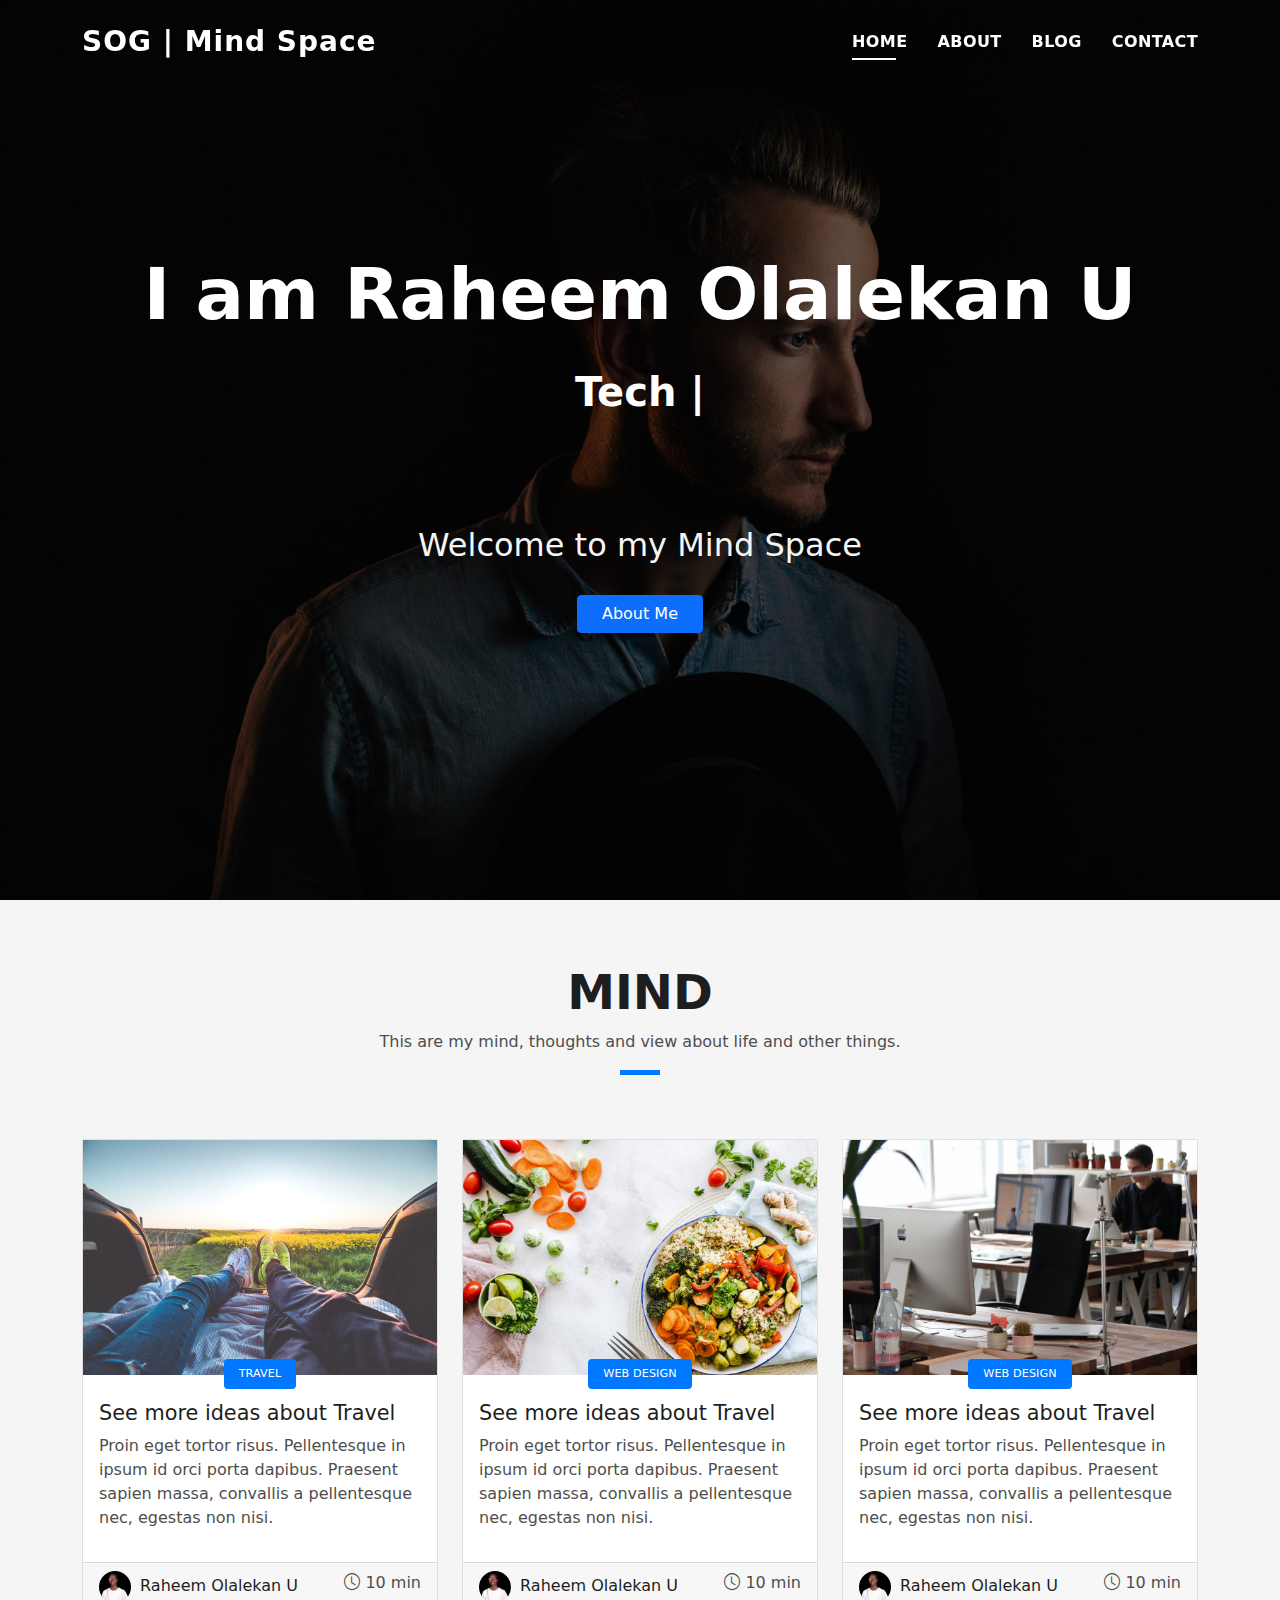
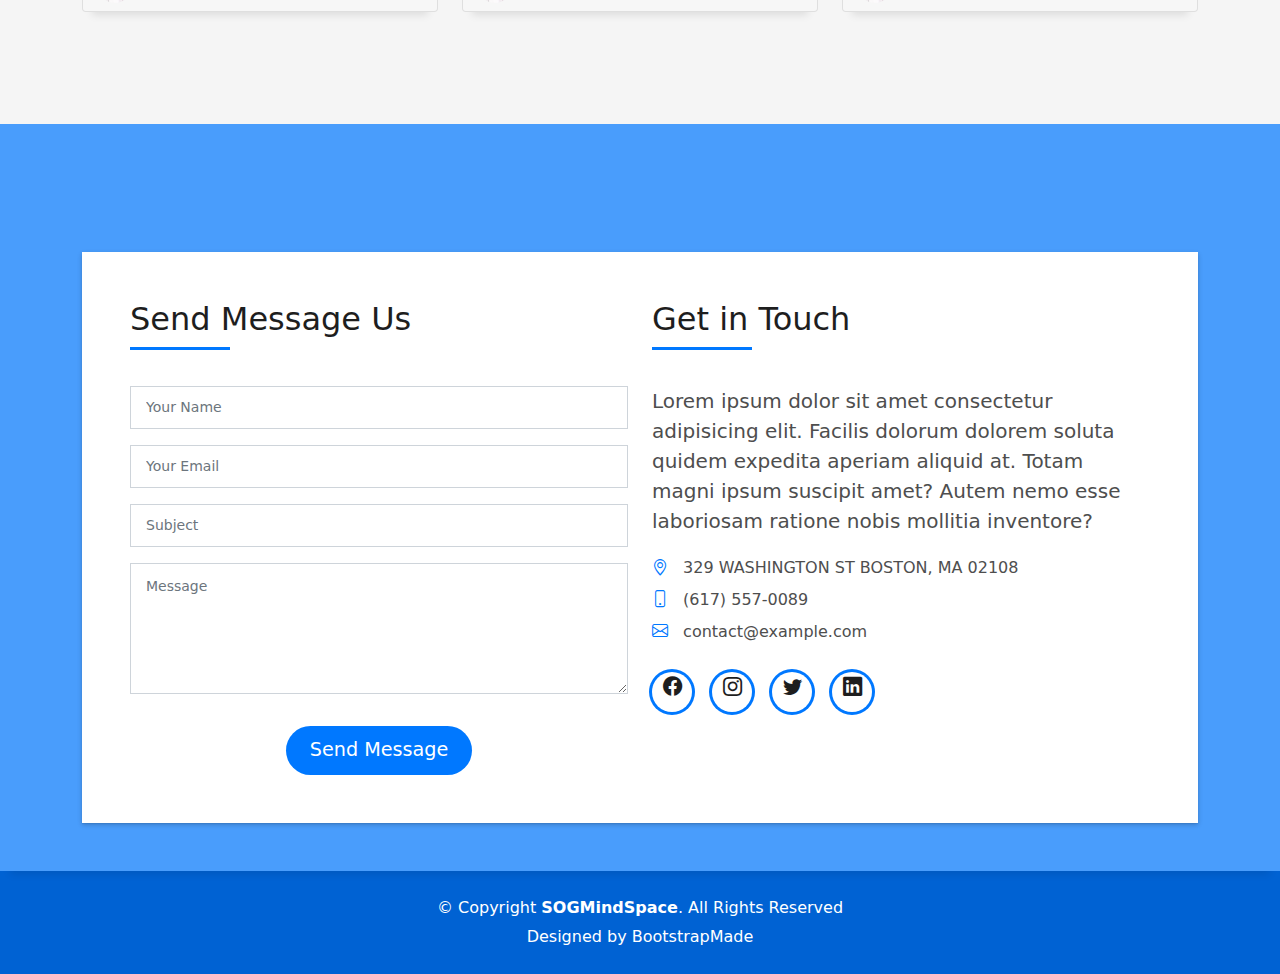
<file: index.html>
<!DOCTYPE html>
<html lang="en">
  <head>
    <meta charset="utf-8" />
    <meta content="width=device-width, initial-scale=1.0" name="viewport" />

    <title>Raheem Olalekan Usman -- Mind Space</title>
    <meta content="" name="description" />
    <meta content="" name="keywords" />

    <!-- Favicons -->
    <link href="assets/img/favicon.png" rel="icon" />
    <link href="assets/img/apple-touch-icon.png" rel="apple-touch-icon" />

    <!-- Vendor CSS Files -->
    <link
      href="assets/vendor/bootstrap/css/bootstrap.min.css"
      rel="stylesheet"
    />
    <link
      href="assets/vendor/bootstrap-icons/bootstrap-icons.css"
      rel="stylesheet"
    />
    <link
      href="assets/vendor/glightbox/css/glightbox.min.css"
      rel="stylesheet"
    />
    <link href="assets/vendor/swiper/swiper-bundle.min.css" rel="stylesheet" />

    <!-- Template Main CSS File -->
    <link href="assets/css/style.css" rel="stylesheet" />
  </head>

  <body>
    <!-- ======= Header ======= -->
    <header id="header" class="fixed-top">
      <div class="container d-flex align-items-center justify-content-between">
        <h1 class="logo"><a href="index.html">SOG | Mind Space</a></h1>
        <!-- Uncomment below if you prefer to use an image logo -->
        <!-- <a href="index.html" class="logo"><img src="assets/img/logo.png" alt="" class="img-fluid"></a>-->

        <nav id="navbar" class="navbar">
          <ul>
            <li><a class="nav-link scrollto active" href="#hero">Home</a></li>
            <li>
              <a class="nav-link scrollto" href="./about.html#about">About</a>
            </li>
            <!-- <li><a class="nav-link scrollto" href="#services">Services</a></li>
            <li><a class="nav-link scrollto" href="#work">Work</a></li> -->
            <li><a class="nav-link scrollto" href="#blog">Blog</a></li>
            <!-- <li class="dropdown">
              <a href="#"
                ><span>Drop Down</span> <i class="bi bi-chevron-down"></i
              ></a>
              <ul>
                <li><a href="#">Drop Down 1</a></li>
                <li class="dropdown">
                  <a href="#"
                    ><span>Deep Drop Down</span>
                    <i class="bi bi-chevron-right"></i
                  ></a>
                  <ul>
                    <li><a href="#">Deep Drop Down 1</a></li>
                    <li><a href="#">Deep Drop Down 2</a></li>
                    <li><a href="#">Deep Drop Down 3</a></li>
                    <li><a href="#">Deep Drop Down 4</a></li>
                    <li><a href="#">Deep Drop Down 5</a></li>
                  </ul>
                </li>
                <li><a href="#">Drop Down 2</a></li>
                <li><a href="#">Drop Down 3</a></li>
                <li><a href="#">Drop Down 4</a></li>
              </ul>
            </li> -->
            <li><a class="nav-link scrollto" href="#contact">Contact</a></li>
          </ul>
          <i class="bi bi-list mobile-nav-toggle"></i>
        </nav>
        <!-- .navbar -->
      </div>
    </header>
    <!-- End Header -->

    <!-- ======= Hero Section ======= -->
    <div
      id="hero"
      class="hero route bg-image"
      style="background-image: url(assets/img/hero-bg.jpg)"
    >
      <div class="overlay-itro"></div>
      <div class="hero-content display-table">
        <div class="table-cell">
          <div class="container">
            <!--<p class="display-6 color-d">Hello, world!</p>-->
            <h1 class="hero-title mb-4">I am Raheem Olalekan U</h1>
            <p class="hero-subtitle">
              <span
                class="typed"
                data-typed-items="Tech Educator, Android Developer, Mobile Web Specialist, Speaker"
              ></span>
            </p>

            <p class="display-6 color-d" style="margin-top: 106px">
              Welcome to my Mind Space
            </p>

            <p class="pt-3">
              <a
                class="btn btn-primary btn js-scroll px-4"
                href="./about.html#about"
                role="button"
                >About Me</a
              >
            </p>
          </div>
        </div>
      </div>
    </div>
    <!-- End Hero Section -->

    <main id="main">
      <!-- ======= Blog Section ======= -->
      <section id="blog" class="blog-mf sect-pt4 route">
        <div class="container">
          <div class="row">
            <div class="col-sm-12">
              <div class="title-box text-center">
                <h3 class="title-a">Mind</h3>
                <p class="subtitle-a">
                  This are my mind, thoughts and view about life and other
                  things.
                </p>
                <div class="line-mf"></div>
              </div>
            </div>
          </div>
          <div class="row">
            <div class="col-md-4">
              <div class="card card-blog">
                <div class="card-img">
                  <a href="blog-single.html"
                    ><img src="assets/img/post-1.jpg" alt="" class="img-fluid"
                  /></a>
                </div>
                <div class="card-body">
                  <div class="card-category-box">
                    <div class="card-category">
                      <h6 class="category">Travel</h6>
                    </div>
                  </div>
                  <h3 class="card-title">
                    <a href="blog-single.html">See more ideas about Travel</a>
                  </h3>
                  <p class="card-description">
                    Proin eget tortor risus. Pellentesque in ipsum id orci porta
                    dapibus. Praesent sapien massa, convallis a pellentesque
                    nec, egestas non nisi.
                  </p>
                </div>
                <div class="card-footer">
                  <div class="post-author">
                    <a href="#">
                      <img
                        src="assets/img/testimonial-2.jpg"
                        alt=""
                        class="avatar rounded-circle"
                      />
                      <span class="author">Raheem Olalekan U</span>
                    </a>
                  </div>
                  <div class="post-date">
                    <span class="bi bi-clock"></span> 10 min
                  </div>
                </div>
              </div>
            </div>
            <div class="col-md-4">
              <div class="card card-blog">
                <div class="card-img">
                  <a href="blog-single.html"
                    ><img src="assets/img/post-2.jpg" alt="" class="img-fluid"
                  /></a>
                </div>
                <div class="card-body">
                  <div class="card-category-box">
                    <div class="card-category">
                      <h6 class="category">Web Design</h6>
                    </div>
                  </div>
                  <h3 class="card-title">
                    <a href="blog-single.html">See more ideas about Travel</a>
                  </h3>
                  <p class="card-description">
                    Proin eget tortor risus. Pellentesque in ipsum id orci porta
                    dapibus. Praesent sapien massa, convallis a pellentesque
                    nec, egestas non nisi.
                  </p>
                </div>
                <div class="card-footer">
                  <div class="post-author">
                    <a href="#">
                      <img
                        src="assets/img/testimonial-2.jpg"
                        alt=""
                        class="avatar rounded-circle"
                      />
                      <span class="author">Raheem Olalekan U</span>
                    </a>
                  </div>
                  <div class="post-date">
                    <span class="bi bi-clock"></span> 10 min
                  </div>
                </div>
              </div>
            </div>
            <div class="col-md-4">
              <div class="card card-blog">
                <div class="card-img">
                  <a href="blog-single.html"
                    ><img src="assets/img/post-3.jpg" alt="" class="img-fluid"
                  /></a>
                </div>
                <div class="card-body">
                  <div class="card-category-box">
                    <div class="card-category">
                      <h6 class="category">Web Design</h6>
                    </div>
                  </div>
                  <h3 class="card-title">
                    <a href="blog-single.html">See more ideas about Travel</a>
                  </h3>
                  <p class="card-description">
                    Proin eget tortor risus. Pellentesque in ipsum id orci porta
                    dapibus. Praesent sapien massa, convallis a pellentesque
                    nec, egestas non nisi.
                  </p>
                </div>
                <div class="card-footer">
                  <div class="post-author">
                    <a href="#">
                      <img
                        src="assets/img/testimonial-2.jpg"
                        alt=""
                        class="avatar rounded-circle"
                      />
                      <span class="author">Raheem Olalekan U</span>
                    </a>
                  </div>
                  <div class="post-date">
                    <span class="bi bi-clock"></span> 10 min
                  </div>
                </div>
              </div>
            </div>
          </div>
        </div>
      </section>
      <!-- End Blog Section -->

      <!-- ======= Contact Section ======= -->
      <section
        id="contact"
        class="paralax-mf footer-paralax bg-image sect-mt4 route"
        style="background-image: url(assets/img/overlay-bg.jpg)"
      >
        <div class="overlay-mf"></div>
        <div class="container">
          <div class="row">
            <div class="col-sm-12">
              <div class="contact-mf">
                <div id="contact" class="box-shadow-full">
                  <div class="row">
                    <div class="col-md-6">
                      <div class="title-box-2">
                        <h5 class="title-left">Send Message Us</h5>
                      </div>
                      <div>
                        <form
                          action="forms/contact.php"
                          method="post"
                          role="form"
                          class="php-email-form"
                        >
                          <div class="row">
                            <div class="col-md-12 mb-3">
                              <div class="form-group">
                                <input
                                  type="text"
                                  name="name"
                                  class="form-control"
                                  id="name"
                                  placeholder="Your Name"
                                  required
                                />
                              </div>
                            </div>
                            <div class="col-md-12 mb-3">
                              <div class="form-group">
                                <input
                                  type="email"
                                  class="form-control"
                                  name="email"
                                  id="email"
                                  placeholder="Your Email"
                                  required
                                />
                              </div>
                            </div>
                            <div class="col-md-12 mb-3">
                              <div class="form-group">
                                <input
                                  type="text"
                                  class="form-control"
                                  name="subject"
                                  id="subject"
                                  placeholder="Subject"
                                  required
                                />
                              </div>
                            </div>
                            <div class="col-md-12">
                              <div class="form-group">
                                <textarea
                                  class="form-control"
                                  name="message"
                                  rows="5"
                                  placeholder="Message"
                                  required
                                ></textarea>
                              </div>
                            </div>
                            <div class="col-md-12 text-center my-3">
                              <div class="loading">Loading</div>
                              <div class="error-message"></div>
                              <div class="sent-message">
                                Your message has been sent. Thank you!
                              </div>
                            </div>
                            <div class="col-md-12 text-center">
                              <button
                                type="submit"
                                class="button button-a button-big button-rouded"
                              >
                                Send Message
                              </button>
                            </div>
                          </div>
                        </form>
                      </div>
                    </div>
                    <div class="col-md-6">
                      <div class="title-box-2 pt-4 pt-md-0">
                        <h5 class="title-left">Get in Touch</h5>
                      </div>
                      <div class="more-info">
                        <p class="lead">
                          Lorem ipsum dolor sit amet consectetur adipisicing
                          elit. Facilis dolorum dolorem soluta quidem expedita
                          aperiam aliquid at. Totam magni ipsum suscipit amet?
                          Autem nemo esse laboriosam ratione nobis mollitia
                          inventore?
                        </p>
                        <ul class="list-ico">
                          <li>
                            <span class="bi bi-geo-alt"></span> 329 WASHINGTON
                            ST BOSTON, MA 02108
                          </li>
                          <li>
                            <span class="bi bi-phone"></span> (617) 557-0089
                          </li>
                          <li>
                            <span class="bi bi-envelope"></span>
                            contact@example.com
                          </li>
                        </ul>
                      </div>
                      <div class="socials">
                        <ul>
                          <li>
                            <a href=""
                              ><span class="ico-circle"
                                ><i class="bi bi-facebook"></i></span
                            ></a>
                          </li>
                          <li>
                            <a href=""
                              ><span class="ico-circle"
                                ><i class="bi bi-instagram"></i></span
                            ></a>
                          </li>
                          <li>
                            <a href=""
                              ><span class="ico-circle"
                                ><i class="bi bi-twitter"></i></span
                            ></a>
                          </li>
                          <li>
                            <a href=""
                              ><span class="ico-circle"
                                ><i class="bi bi-linkedin"></i></span
                            ></a>
                          </li>
                        </ul>
                      </div>
                    </div>
                  </div>
                </div>
              </div>
            </div>
          </div>
        </div>
      </section>
      <!-- End Contact Section -->
    </main>
    <!-- End #main -->

    <!-- ======= Footer ======= -->
    <footer>
      <div class="container">
        <div class="row">
          <div class="col-sm-12">
            <div class="copyright-box">
              <p class="copyright">
                &copy; Copyright <strong>SOGMindSpace</strong>. All Rights
                Reserved
              </p>
              <div class="credits">
                <!--
              All the links in the footer should remain intact.
              You can delete the links only if you purchased the pro version.
              Licensing information: https://bootstrapmade.com/license/
              Purchase the pro version with working PHP/AJAX contact form: https://bootstrapmade.com/buy/?theme=SOGMindSpace
            -->
                Designed by
                <a href="https://bootstrapmade.com/">BootstrapMade</a>
              </div>
            </div>
          </div>
        </div>
      </div>
    </footer>
    <!-- End  Footer -->

    <div id="preloader"></div>
    <a
      href="#"
      class="back-to-top d-flex align-items-center justify-content-center"
      ><i class="bi bi-arrow-up-short"></i
    ></a>

    <!-- Vendor JS Files -->
    <script src="assets/vendor/bootstrap/js/bootstrap.bundle.min.js"></script>
    <script src="assets/vendor/glightbox/js/glightbox.min.js"></script>
    <script src="assets/vendor/php-email-form/validate.js"></script>
    <script src="assets/vendor/purecounter/purecounter.js"></script>
    <script src="assets/vendor/swiper/swiper-bundle.min.js"></script>
    <script src="assets/vendor/typed.js/typed.min.js"></script>

    <!-- Template Main JS File -->
    <script src="assets/js/main.js"></script>
  </body>
</html>
</file>
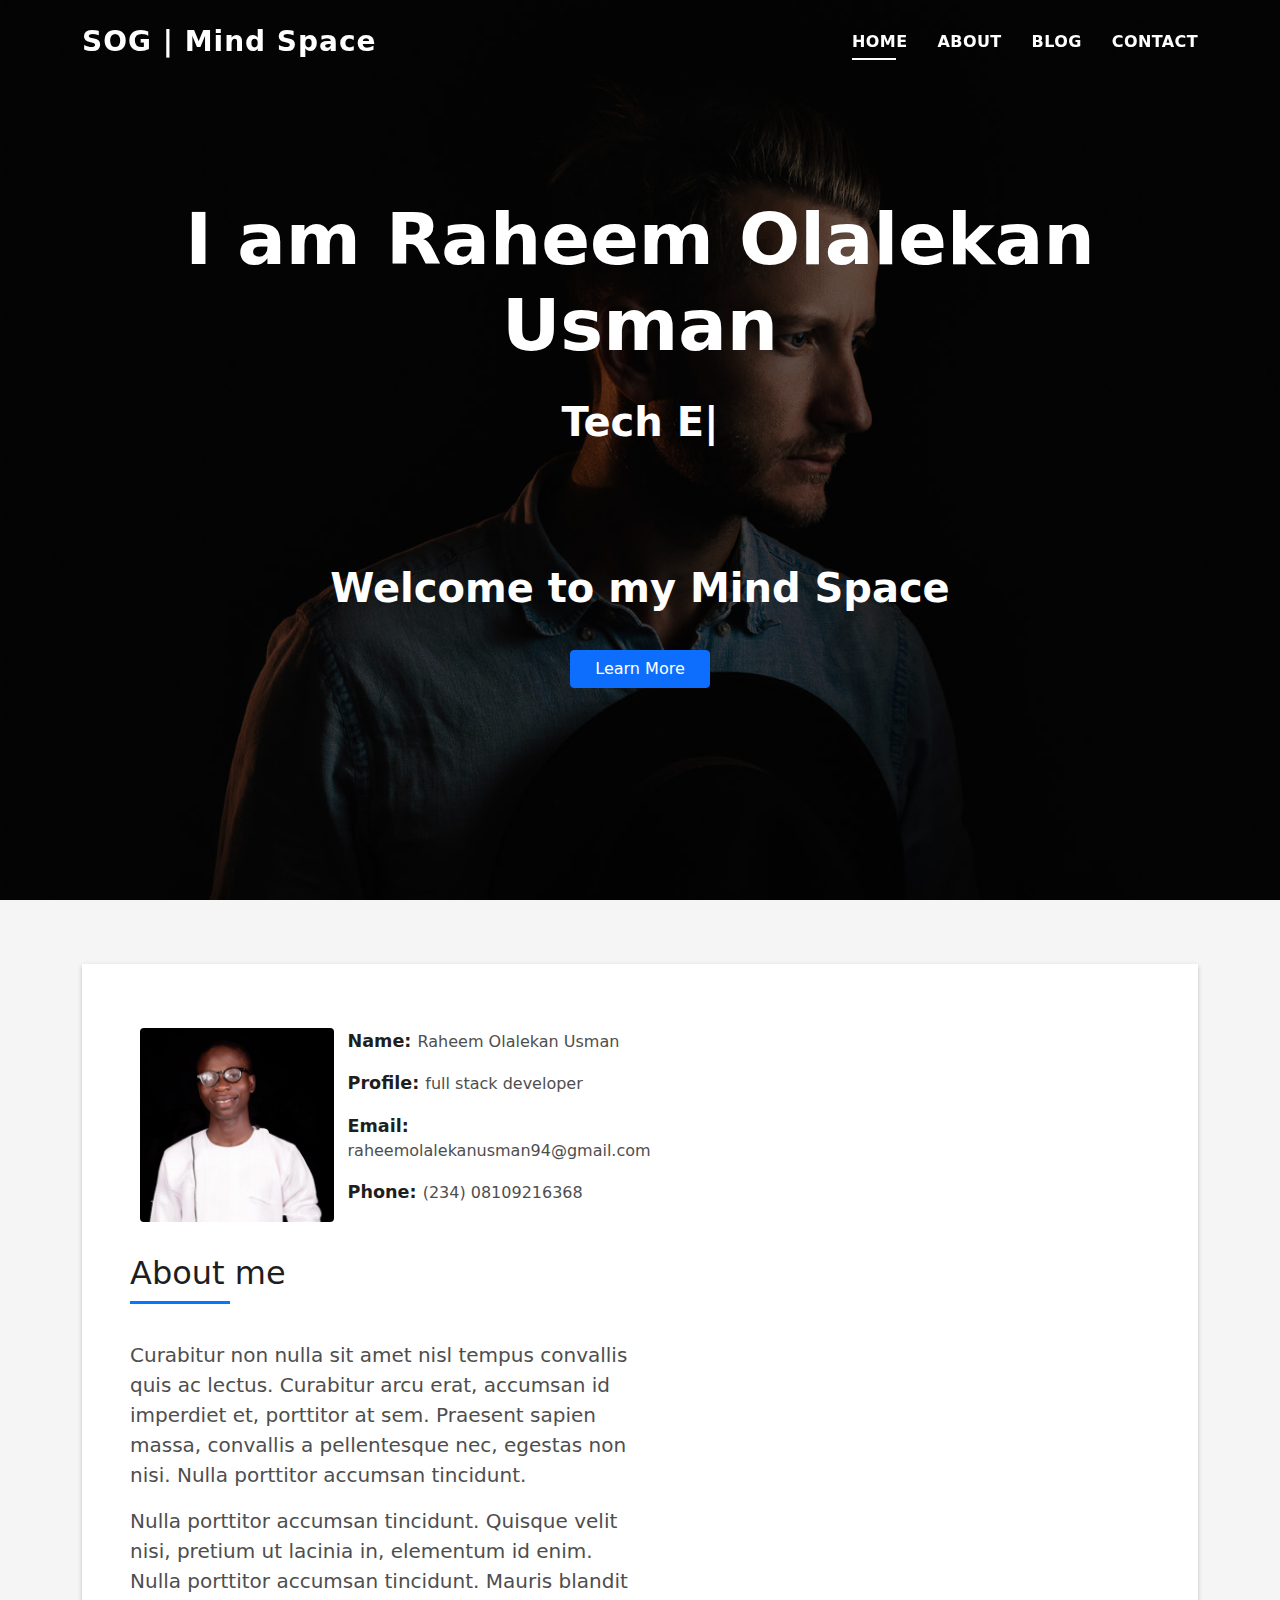
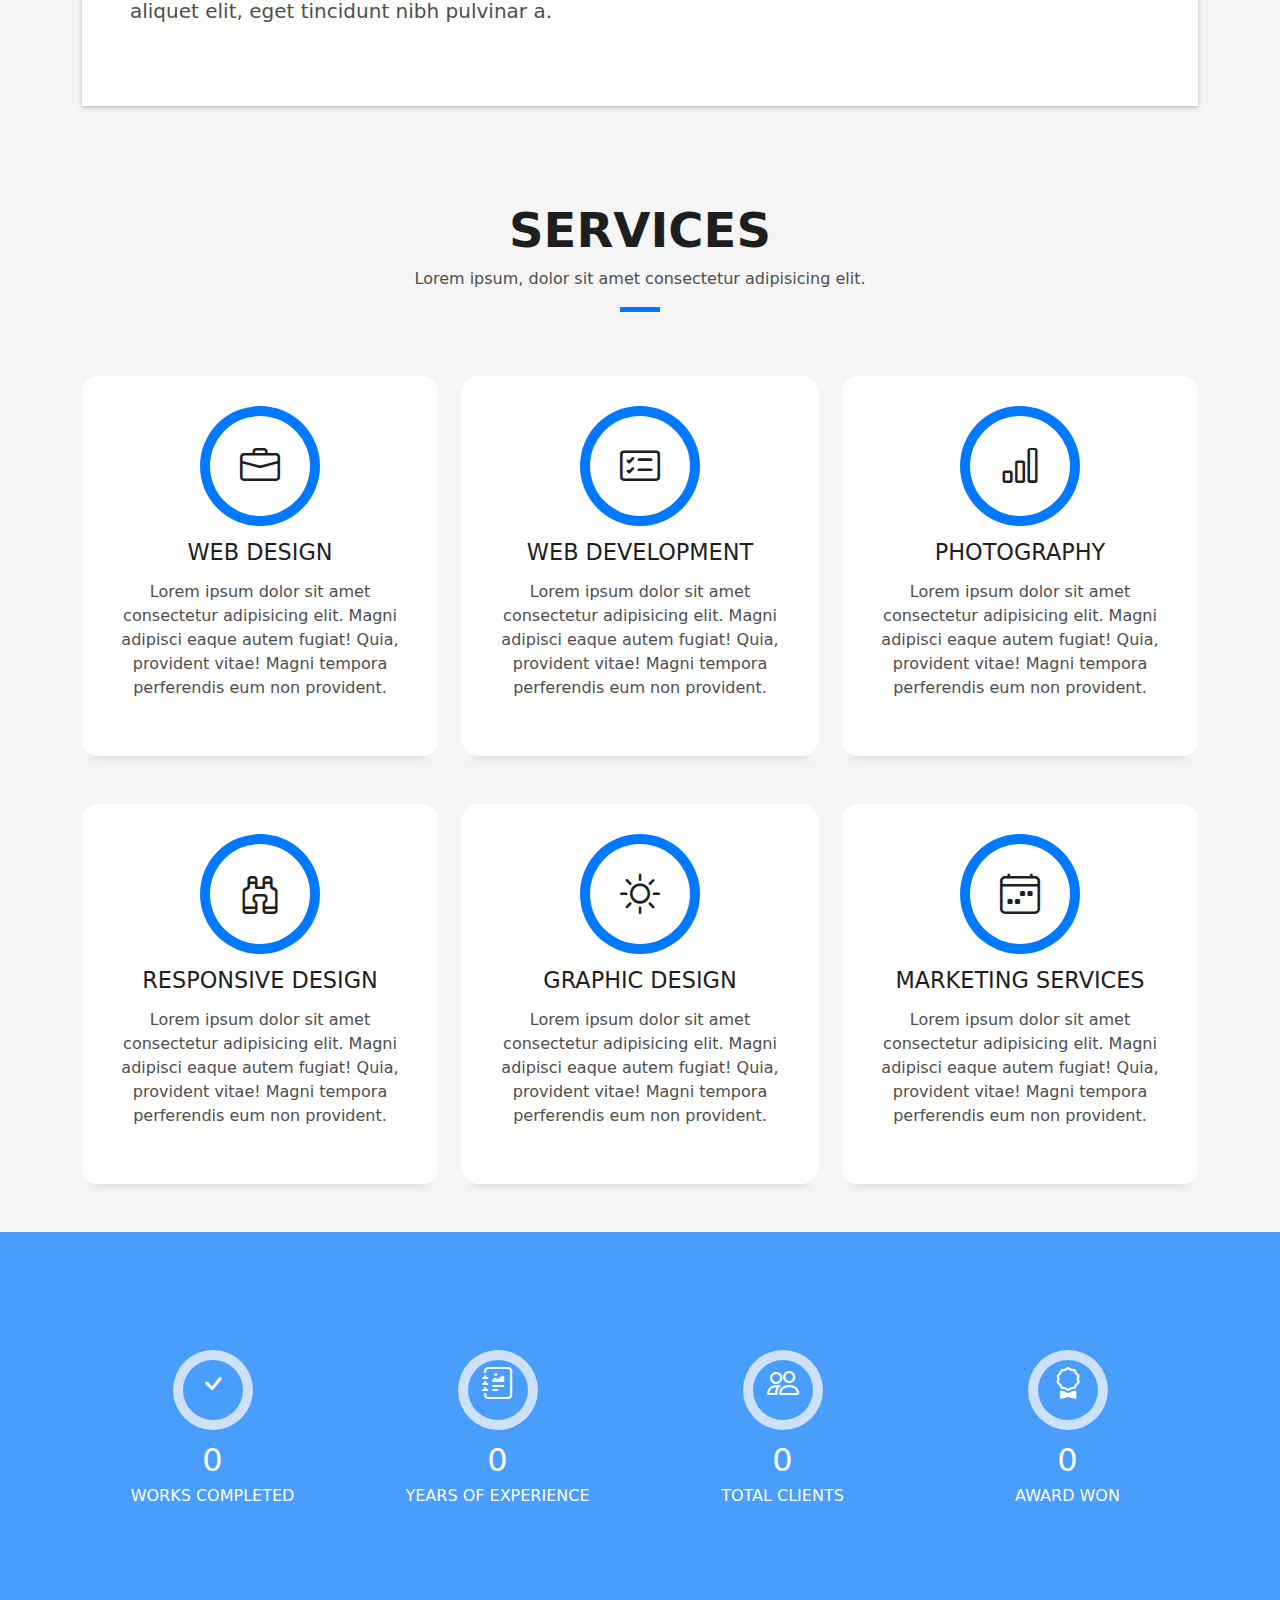
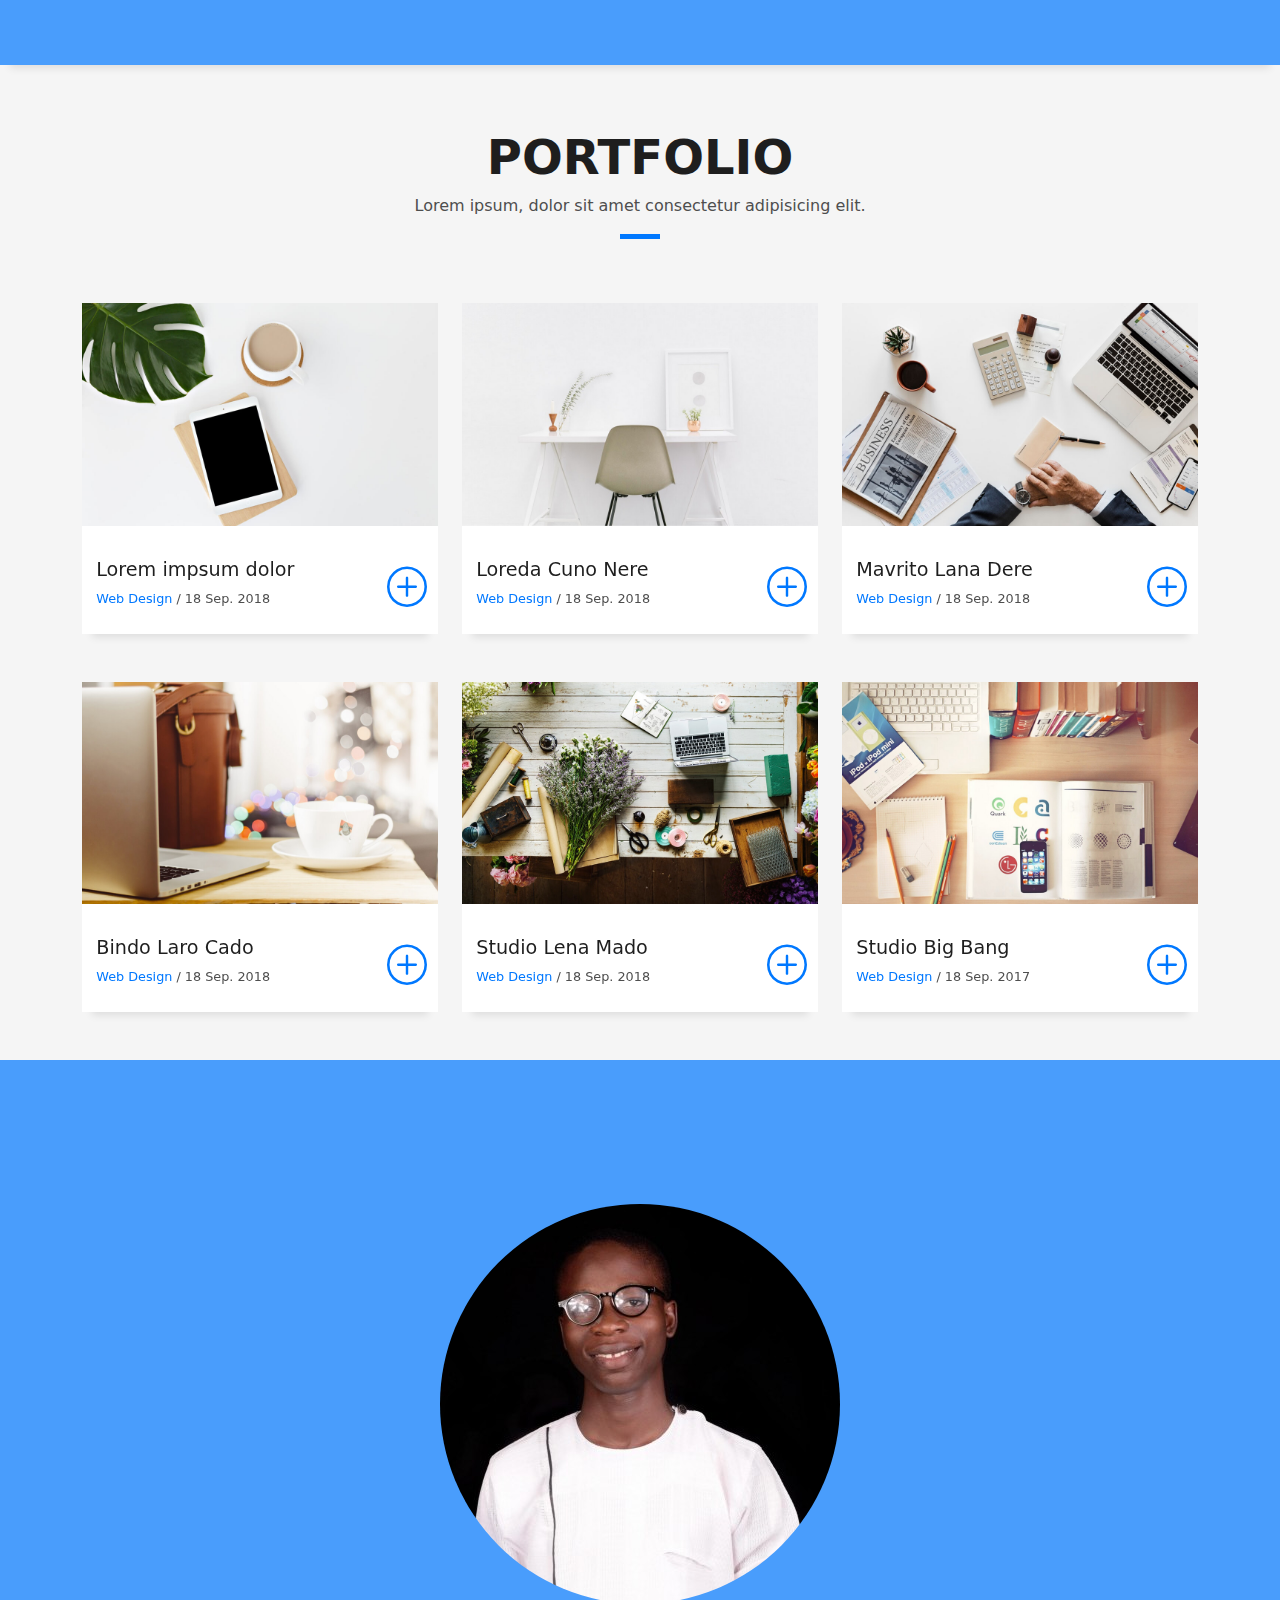
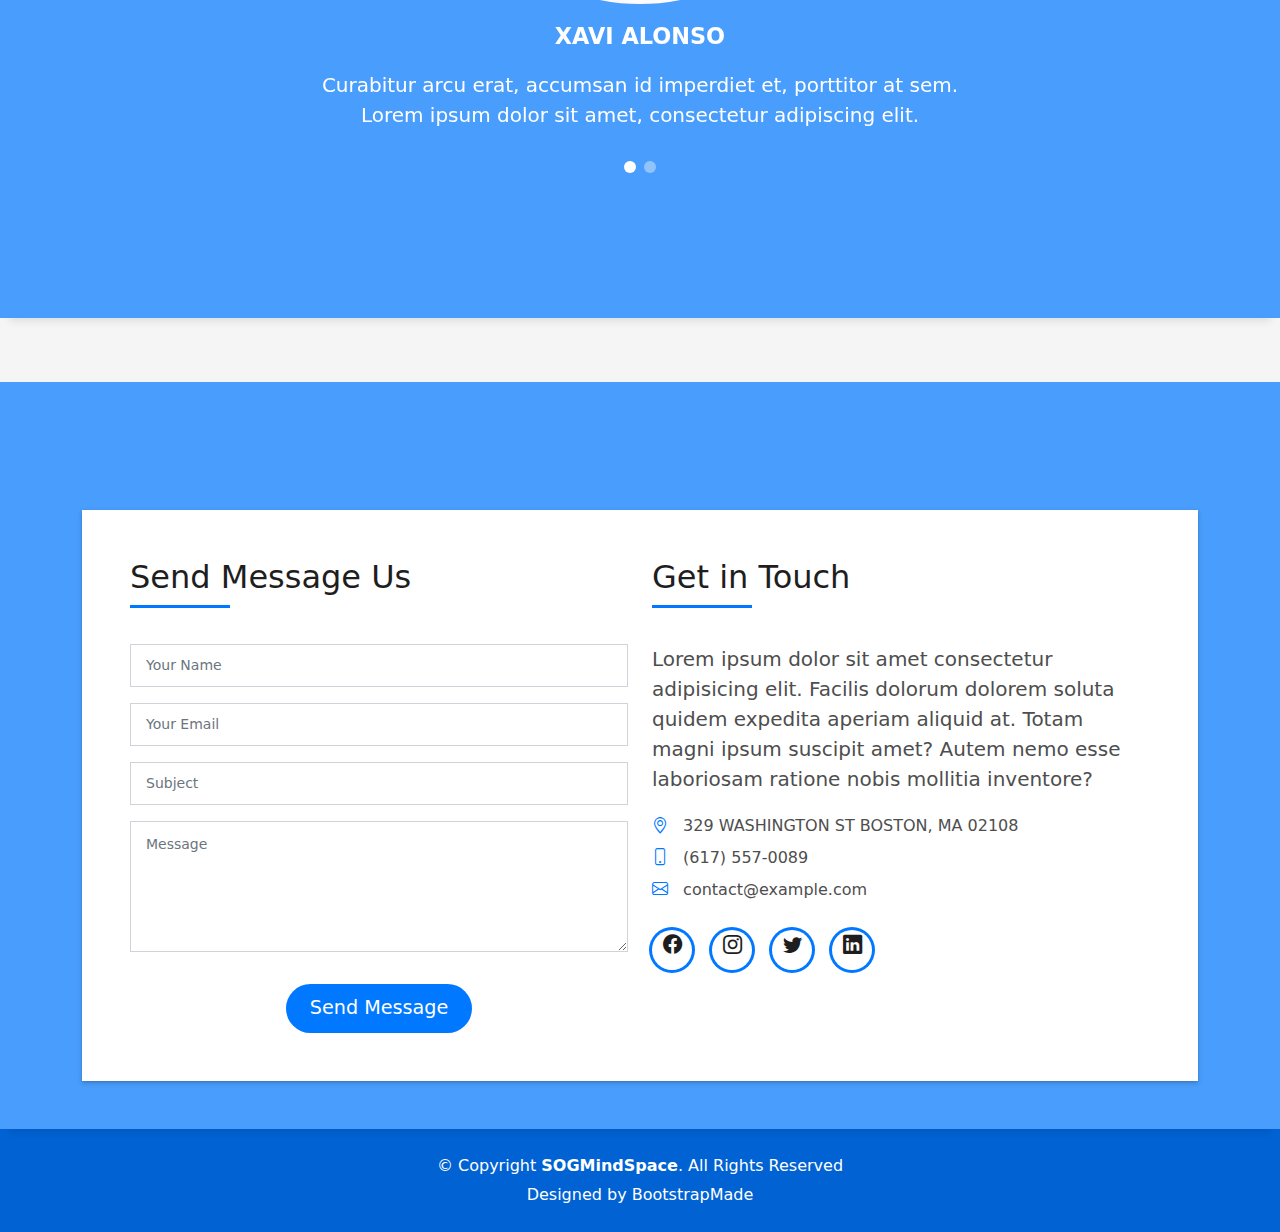
<file: about.html>
<!DOCTYPE html>
<html lang="en">
  <head>
    <meta charset="utf-8" />
    <meta content="width=device-width, initial-scale=1.0" name="viewport" />

    <title>Raheem Olalekan Usman -- Mind Space</title>
    <meta content="" name="description" />
    <meta content="" name="keywords" />

    <!-- Favicons -->
    <link href="assets/img/favicon.png" rel="icon" />
    <link href="assets/img/apple-touch-icon.png" rel="apple-touch-icon" />

    <!-- Vendor CSS Files -->
    <link
      href="assets/vendor/bootstrap/css/bootstrap.min.css"
      rel="stylesheet"
    />
    <link
      href="assets/vendor/bootstrap-icons/bootstrap-icons.css"
      rel="stylesheet"
    />
    <link
      href="assets/vendor/glightbox/css/glightbox.min.css"
      rel="stylesheet"
    />
    <link href="assets/vendor/swiper/swiper-bundle.min.css" rel="stylesheet" />

    <!-- Template Main CSS File -->
    <link href="assets/css/style.css" rel="stylesheet" />
  </head>

  <body>
    <!-- ======= Header ======= -->
    <header id="header" class="fixed-top">
      <div class="container d-flex align-items-center justify-content-between">
        <h1 class="logo"><a href="index.html">SOG | Mind Space</a></h1>
        <!-- Uncomment below if you prefer to use an image logo -->
        <!-- <a href="index.html" class="logo"><img src="assets/img/logo.png" alt="" class="img-fluid"></a>-->

        <nav id="navbar" class="navbar">
          <ul>
            <li><a class="nav-link scrollto active" href="#hero">Home</a></li>
            <li><a class="nav-link scrollto" href="#about">About</a></li>
            <!-- <li><a class="nav-link scrollto" href="#services">Services</a></li>
            <li><a class="nav-link scrollto" href="#work">Work</a></li> -->
            <li><a class="nav-link scrollto" href="#blog">Blog</a></li>
            <!-- <li class="dropdown">
              <a href="#"
                ><span>Drop Down</span> <i class="bi bi-chevron-down"></i
              ></a>
              <ul>
                <li><a href="#">Drop Down 1</a></li>
                <li class="dropdown">
                  <a href="#"
                    ><span>Deep Drop Down</span>
                    <i class="bi bi-chevron-right"></i
                  ></a>
                  <ul>
                    <li><a href="#">Deep Drop Down 1</a></li>
                    <li><a href="#">Deep Drop Down 2</a></li>
                    <li><a href="#">Deep Drop Down 3</a></li>
                    <li><a href="#">Deep Drop Down 4</a></li>
                    <li><a href="#">Deep Drop Down 5</a></li>
                  </ul>
                </li>
                <li><a href="#">Drop Down 2</a></li>
                <li><a href="#">Drop Down 3</a></li>
                <li><a href="#">Drop Down 4</a></li>
              </ul>
            </li> -->
            <li><a class="nav-link scrollto" href="#contact">Contact</a></li>
          </ul>
          <i class="bi bi-list mobile-nav-toggle"></i>
        </nav>
        <!-- .navbar -->
      </div>
    </header>
    <!-- End Header -->

    <!-- ======= Hero Section ======= -->
    <div
      id="hero"
      class="hero route bg-image"
      style="background-image: url(assets/img/hero-bg.jpg)"
    >
      <div class="overlay-itro"></div>
      <div class="hero-content display-table">
        <div class="table-cell">
          <div class="container">
            <!--<p class="display-6 color-d">Hello, world!</p>-->
            <h1 class="hero-title mb-4">I am Raheem Olalekan Usman</h1>
            <p class="hero-subtitle">
              <span
                class="typed"
                data-typed-items="Tech Educator, Android Developer, Mobile Web Specialist, Speaker"
              ></span>
            </p>

            <p class="hero-subtitle" style="margin-top: 106px">
              Welcome to my Mind Space
            </p>

            <p class="pt-3">
              <a
                class="btn btn-primary btn js-scroll px-4"
                href="#about"
                role="button"
                >Learn More</a
              >
            </p>
          </div>
        </div>
      </div>
    </div>
    <!-- End Hero Section -->

    <main id="main">
      <!-- ======= About Section ======= -->
      <section id="about" class="about-mf sect-pt4 route">
        <div class="container">
          <div class="row">
            <div class="col-sm-12">
              <div class="box-shadow-full">
                <div class="row">
                  <div class="col-md-6">
                    <div class="row">
                      <div class="col-sm-6 col-md-5">
                        <div class="about-img">
                          <img
                            src="assets/img/testimonial-2.jpg"
                            class="img-fluid rounded b-shadow-a"
                            alt=""
                          />
                        </div>
                      </div>
                      <div class="col-sm-6 col-md-7">
                        <div class="about-info">
                          <p>
                            <span class="title-s">Name: </span>
                            <span>Raheem Olalekan Usman</span>
                          </p>
                          <p>
                            <span class="title-s">Profile: </span>
                            <span>full stack developer</span>
                          </p>
                          <p>
                            <span class="title-s">Email: </span>
                            <span>raheemolalekanusman94@gmail.com</span>
                          </p>
                          <p>
                            <span class="title-s">Phone: </span>
                            <span>(234) 08109216368</span>
                          </p>
                        </div>
                      </div>
                    </div>

                    <div class="about-me pt-4 pt-md-0">
                      <div class="title-box-2">
                        <h5 class="title-left">About me</h5>
                      </div>
                      <p class="lead">
                        Curabitur non nulla sit amet nisl tempus convallis quis
                        ac lectus. Curabitur arcu erat, accumsan id imperdiet
                        et, porttitor at sem. Praesent sapien massa, convallis a
                        pellentesque nec, egestas non nisi. Nulla porttitor
                        accumsan tincidunt.
                      </p>
                      <p class="lead">
                        Nulla porttitor accumsan tincidunt. Quisque velit nisi,
                        pretium ut lacinia in, elementum id enim. Nulla
                        porttitor accumsan tincidunt. Mauris blandit aliquet
                        elit, eget tincidunt nibh pulvinar a.
                      </p>
                    </div>
                  </div>
                </div>
              </div>
            </div>
          </div>
        </div>
      </section>
      <!-- End About Section -->

      <!-- ======= Services Section ======= -->
      <section id="services" class="services-mf pt-5 route">
        <div class="container">
          <div class="row">
            <div class="col-sm-12">
              <div class="title-box text-center">
                <h3 class="title-a">Services</h3>
                <p class="subtitle-a">
                  Lorem ipsum, dolor sit amet consectetur adipisicing elit.
                </p>
                <div class="line-mf"></div>
              </div>
            </div>
          </div>
          <div class="row">
            <div class="col-md-4">
              <div class="service-box">
                <div class="service-ico">
                  <span class="ico-circle"
                    ><i class="bi bi-briefcase"></i
                  ></span>
                </div>
                <div class="service-content">
                  <h2 class="s-title">Web Design</h2>
                  <p class="s-description text-center">
                    Lorem ipsum dolor sit amet consectetur adipisicing elit.
                    Magni adipisci eaque autem fugiat! Quia, provident vitae!
                    Magni tempora perferendis eum non provident.
                  </p>
                </div>
              </div>
            </div>
            <div class="col-md-4">
              <div class="service-box">
                <div class="service-ico">
                  <span class="ico-circle"
                    ><i class="bi bi-card-checklist"></i
                  ></span>
                </div>
                <div class="service-content">
                  <h2 class="s-title">Web Development</h2>
                  <p class="s-description text-center">
                    Lorem ipsum dolor sit amet consectetur adipisicing elit.
                    Magni adipisci eaque autem fugiat! Quia, provident vitae!
                    Magni tempora perferendis eum non provident.
                  </p>
                </div>
              </div>
            </div>
            <div class="col-md-4">
              <div class="service-box">
                <div class="service-ico">
                  <span class="ico-circle"
                    ><i class="bi bi-bar-chart"></i
                  ></span>
                </div>
                <div class="service-content">
                  <h2 class="s-title">Photography</h2>
                  <p class="s-description text-center">
                    Lorem ipsum dolor sit amet consectetur adipisicing elit.
                    Magni adipisci eaque autem fugiat! Quia, provident vitae!
                    Magni tempora perferendis eum non provident.
                  </p>
                </div>
              </div>
            </div>
            <div class="col-md-4">
              <div class="service-box">
                <div class="service-ico">
                  <span class="ico-circle"
                    ><i class="bi bi-binoculars"></i
                  ></span>
                </div>
                <div class="service-content">
                  <h2 class="s-title">Responsive Design</h2>
                  <p class="s-description text-center">
                    Lorem ipsum dolor sit amet consectetur adipisicing elit.
                    Magni adipisci eaque autem fugiat! Quia, provident vitae!
                    Magni tempora perferendis eum non provident.
                  </p>
                </div>
              </div>
            </div>
            <div class="col-md-4">
              <div class="service-box">
                <div class="service-ico">
                  <span class="ico-circle"
                    ><i class="bi bi-brightness-high"></i
                  ></span>
                </div>
                <div class="service-content">
                  <h2 class="s-title">Graphic Design</h2>
                  <p class="s-description text-center">
                    Lorem ipsum dolor sit amet consectetur adipisicing elit.
                    Magni adipisci eaque autem fugiat! Quia, provident vitae!
                    Magni tempora perferendis eum non provident.
                  </p>
                </div>
              </div>
            </div>
            <div class="col-md-4">
              <div class="service-box">
                <div class="service-ico">
                  <span class="ico-circle"
                    ><i class="bi bi-calendar4-week"></i
                  ></span>
                </div>
                <div class="service-content">
                  <h2 class="s-title">Marketing Services</h2>
                  <p class="s-description text-center">
                    Lorem ipsum dolor sit amet consectetur adipisicing elit.
                    Magni adipisci eaque autem fugiat! Quia, provident vitae!
                    Magni tempora perferendis eum non provident.
                  </p>
                </div>
              </div>
            </div>
          </div>
        </div>
      </section>
      <!-- End Services Section -->

      <!-- ======= Counter Section ======= -->
      <div
        class="section-counter paralax-mf bg-image"
        style="background-image: url(assets/img/counters-bg.jpg)"
      >
        <div class="overlay-mf"></div>
        <div class="container position-relative">
          <div class="row">
            <div class="col-sm-3 col-lg-3">
              <div class="counter-box counter-box pt-4 pt-md-0">
                <div class="counter-ico">
                  <span class="ico-circle"><i class="bi bi-check"></i></span>
                </div>
                <div class="counter-num">
                  <p
                    data-purecounter-start="0"
                    data-purecounter-end="450"
                    data-purecounter-duration="1"
                    class="counter purecounter"
                  ></p>
                  <span class="counter-text">WORKS COMPLETED</span>
                </div>
              </div>
            </div>
            <div class="col-sm-3 col-lg-3">
              <div class="counter-box pt-4 pt-md-0">
                <div class="counter-ico">
                  <span class="ico-circle"
                    ><i class="bi bi-journal-richtext"></i
                  ></span>
                </div>
                <div class="counter-num">
                  <p
                    data-purecounter-start="0"
                    data-purecounter-end="25"
                    data-purecounter-duration="1"
                    class="counter purecounter"
                  ></p>
                  <span class="counter-text">YEARS OF EXPERIENCE</span>
                </div>
              </div>
            </div>
            <div class="col-sm-3 col-lg-3">
              <div class="counter-box pt-4 pt-md-0">
                <div class="counter-ico">
                  <span class="ico-circle"><i class="bi bi-people"></i></span>
                </div>
                <div class="counter-num">
                  <p
                    data-purecounter-start="0"
                    data-purecounter-end="550"
                    data-purecounter-duration="1"
                    class="counter purecounter"
                  ></p>
                  <span class="counter-text">TOTAL CLIENTS</span>
                </div>
              </div>
            </div>
            <div class="col-sm-3 col-lg-3">
              <div class="counter-box pt-4 pt-md-0">
                <div class="counter-ico">
                  <span class="ico-circle"><i class="bi bi-award"></i></span>
                </div>
                <div class="counter-num">
                  <p
                    data-purecounter-start="0"
                    data-purecounter-end="48"
                    data-purecounter-duration="1"
                    class="counter purecounter"
                  ></p>
                  <span class="counter-text">AWARD WON</span>
                </div>
              </div>
            </div>
          </div>
        </div>
      </div>
      <!-- End Counter Section -->

      <!-- ======= Portfolio Section ======= -->
      <section id="work" class="portfolio-mf sect-pt4 route">
        <div class="container">
          <div class="row">
            <div class="col-sm-12">
              <div class="title-box text-center">
                <h3 class="title-a">Portfolio</h3>
                <p class="subtitle-a">
                  Lorem ipsum, dolor sit amet consectetur adipisicing elit.
                </p>
                <div class="line-mf"></div>
              </div>
            </div>
          </div>
          <div class="row">
            <div class="col-md-4">
              <div class="work-box">
                <a
                  href="assets/img/work-1.jpg"
                  data-gallery="portfolioGallery"
                  class="portfolio-lightbox"
                >
                  <div class="work-img">
                    <img src="assets/img/work-1.jpg" alt="" class="img-fluid" />
                  </div>
                </a>
                <div class="work-content">
                  <div class="row">
                    <div class="col-sm-8">
                      <h2 class="w-title">Lorem impsum dolor</h2>
                      <div class="w-more">
                        <span class="w-ctegory">Web Design</span> /
                        <span class="w-date">18 Sep. 2018</span>
                      </div>
                    </div>
                    <div class="col-sm-4">
                      <div class="w-like">
                        <a href="portfolio-details.html">
                          <span class="bi bi-plus-circle"></span
                        ></a>
                      </div>
                    </div>
                  </div>
                </div>
              </div>
            </div>
            <div class="col-md-4">
              <div class="work-box">
                <a
                  href="assets/img/work-2.jpg"
                  data-gallery="portfolioGallery"
                  class="portfolio-lightbox"
                >
                  <div class="work-img">
                    <img src="assets/img/work-2.jpg" alt="" class="img-fluid" />
                  </div>
                </a>
                <div class="work-content">
                  <div class="row">
                    <div class="col-sm-8">
                      <h2 class="w-title">Loreda Cuno Nere</h2>
                      <div class="w-more">
                        <span class="w-ctegory">Web Design</span> /
                        <span class="w-date">18 Sep. 2018</span>
                      </div>
                    </div>
                    <div class="col-sm-4">
                      <div class="w-like">
                        <a href="portfolio-details.html">
                          <span class="bi bi-plus-circle"></span
                        ></a>
                      </div>
                    </div>
                  </div>
                </div>
              </div>
            </div>
            <div class="col-md-4">
              <div class="work-box">
                <a
                  href="assets/img/work-3.jpg"
                  data-gallery="portfolioGallery"
                  class="portfolio-lightbox"
                >
                  <div class="work-img">
                    <img src="assets/img/work-3.jpg" alt="" class="img-fluid" />
                  </div>
                </a>
                <div class="work-content">
                  <div class="row">
                    <div class="col-sm-8">
                      <h2 class="w-title">Mavrito Lana Dere</h2>
                      <div class="w-more">
                        <span class="w-ctegory">Web Design</span> /
                        <span class="w-date">18 Sep. 2018</span>
                      </div>
                    </div>
                    <div class="col-sm-4">
                      <div class="w-like">
                        <a href="portfolio-details.html">
                          <span class="bi bi-plus-circle"></span
                        ></a>
                      </div>
                    </div>
                  </div>
                </div>
              </div>
            </div>
            <div class="col-md-4">
              <div class="work-box">
                <a
                  href="assets/img/work-4.jpg"
                  data-gallery="portfolioGallery"
                  class="portfolio-lightbox"
                >
                  <div class="work-img">
                    <img src="assets/img/work-4.jpg" alt="" class="img-fluid" />
                  </div>
                </a>
                <div class="work-content">
                  <div class="row">
                    <div class="col-sm-8">
                      <h2 class="w-title">Bindo Laro Cado</h2>
                      <div class="w-more">
                        <span class="w-ctegory">Web Design</span> /
                        <span class="w-date">18 Sep. 2018</span>
                      </div>
                    </div>
                    <div class="col-sm-4">
                      <div class="w-like">
                        <a href="portfolio-details.html">
                          <span class="bi bi-plus-circle"></span
                        ></a>
                      </div>
                    </div>
                  </div>
                </div>
              </div>
            </div>
            <div class="col-md-4">
              <div class="work-box">
                <a
                  href="assets/img/work-5.jpg"
                  data-gallery="portfolioGallery"
                  class="portfolio-lightbox"
                >
                  <div class="work-img">
                    <img src="assets/img/work-5.jpg" alt="" class="img-fluid" />
                  </div>
                </a>
                <div class="work-content">
                  <div class="row">
                    <div class="col-sm-8">
                      <h2 class="w-title">Studio Lena Mado</h2>
                      <div class="w-more">
                        <span class="w-ctegory">Web Design</span> /
                        <span class="w-date">18 Sep. 2018</span>
                      </div>
                    </div>
                    <div class="col-sm-4">
                      <div class="w-like">
                        <a href="portfolio-details.html">
                          <span class="bi bi-plus-circle"></span
                        ></a>
                      </div>
                    </div>
                  </div>
                </div>
              </div>
            </div>
            <div class="col-md-4">
              <div class="work-box">
                <a
                  href="assets/img/work-6.jpg"
                  data-gallery="portfolioGallery"
                  class="portfolio-lightbox"
                >
                  <div class="work-img">
                    <img src="assets/img/work-6.jpg" alt="" class="img-fluid" />
                  </div>
                </a>
                <div class="work-content">
                  <div class="row">
                    <div class="col-sm-8">
                      <h2 class="w-title">Studio Big Bang</h2>
                      <div class="w-more">
                        <span class="w-ctegory">Web Design</span> /
                        <span class="w-date">18 Sep. 2017</span>
                      </div>
                    </div>
                    <div class="col-sm-4">
                      <div class="w-like">
                        <a href="portfolio-details.html">
                          <span class="bi bi-plus-circle"></span
                        ></a>
                      </div>
                    </div>
                  </div>
                </div>
              </div>
            </div>
          </div>
        </div>
      </section>
      <!-- End Portfolio Section -->

      <!-- ======= Testimonials Section ======= -->
      <div
        class="testimonials paralax-mf bg-image"
        style="background-image: url(assets/img/overlay-bg.jpg)"
      >
        <div class="overlay-mf"></div>
        <div class="container">
          <div class="row">
            <div class="col-md-12">
              <div
                class="testimonials-slider swiper-container"
                data-aos="fade-up"
                data-aos-delay="100"
              >
                <div class="swiper-wrapper">
                  <div class="swiper-slide">
                    <div class="testimonial-box">
                      <div class="author-test">
                        <img
                          src="assets/img/testimonial-2.jpg"
                          alt=""
                          class="rounded-circle b-shadow-a"
                        />
                        <span class="author">Xavi Alonso</span>
                      </div>
                      <div class="content-test">
                        <p class="description lead">
                          Curabitur arcu erat, accumsan id imperdiet et,
                          porttitor at sem. Lorem ipsum dolor sit amet,
                          consectetur adipiscing elit.
                        </p>
                      </div>
                    </div>
                  </div>
                  <!-- End testimonial item -->

                  <div class="swiper-slide">
                    <div class="testimonial-box">
                      <div class="author-test">
                        <img
                          src="assets/img/testimonial-4.jpg"
                          alt=""
                          class="rounded-circle b-shadow-a"
                        />
                        <span class="author">Marta Socrate</span>
                      </div>
                      <div class="content-test">
                        <p class="description lead">
                          Curabitur arcu erat, accumsan id imperdiet et,
                          porttitor at sem. Lorem ipsum dolor sit amet,
                          consectetur adipiscing elit.
                        </p>
                      </div>
                    </div>
                  </div>
                  <!-- End testimonial item -->
                </div>
                <div class="swiper-pagination"></div>
              </div>

              <!-- <div id="testimonial-mf" class="owl-carousel owl-theme">
          
        </div> -->
            </div>
          </div>
        </div>
      </div>
      <!-- End Testimonials Section -->

      <!-- ======= Contact Section ======= -->
      <section
        id="contact"
        class="paralax-mf footer-paralax bg-image sect-mt4 route"
        style="background-image: url(assets/img/overlay-bg.jpg)"
      >
        <div class="overlay-mf"></div>
        <div class="container">
          <div class="row">
            <div class="col-sm-12">
              <div class="contact-mf">
                <div id="contact" class="box-shadow-full">
                  <div class="row">
                    <div class="col-md-6">
                      <div class="title-box-2">
                        <h5 class="title-left">Send Message Us</h5>
                      </div>
                      <div>
                        <form
                          action="forms/contact.php"
                          method="post"
                          role="form"
                          class="php-email-form"
                        >
                          <div class="row">
                            <div class="col-md-12 mb-3">
                              <div class="form-group">
                                <input
                                  type="text"
                                  name="name"
                                  class="form-control"
                                  id="name"
                                  placeholder="Your Name"
                                  required
                                />
                              </div>
                            </div>
                            <div class="col-md-12 mb-3">
                              <div class="form-group">
                                <input
                                  type="email"
                                  class="form-control"
                                  name="email"
                                  id="email"
                                  placeholder="Your Email"
                                  required
                                />
                              </div>
                            </div>
                            <div class="col-md-12 mb-3">
                              <div class="form-group">
                                <input
                                  type="text"
                                  class="form-control"
                                  name="subject"
                                  id="subject"
                                  placeholder="Subject"
                                  required
                                />
                              </div>
                            </div>
                            <div class="col-md-12">
                              <div class="form-group">
                                <textarea
                                  class="form-control"
                                  name="message"
                                  rows="5"
                                  placeholder="Message"
                                  required
                                ></textarea>
                              </div>
                            </div>
                            <div class="col-md-12 text-center my-3">
                              <div class="loading">Loading</div>
                              <div class="error-message"></div>
                              <div class="sent-message">
                                Your message has been sent. Thank you!
                              </div>
                            </div>
                            <div class="col-md-12 text-center">
                              <button
                                type="submit"
                                class="button button-a button-big button-rouded"
                              >
                                Send Message
                              </button>
                            </div>
                          </div>
                        </form>
                      </div>
                    </div>
                    <div class="col-md-6">
                      <div class="title-box-2 pt-4 pt-md-0">
                        <h5 class="title-left">Get in Touch</h5>
                      </div>
                      <div class="more-info">
                        <p class="lead">
                          Lorem ipsum dolor sit amet consectetur adipisicing
                          elit. Facilis dolorum dolorem soluta quidem expedita
                          aperiam aliquid at. Totam magni ipsum suscipit amet?
                          Autem nemo esse laboriosam ratione nobis mollitia
                          inventore?
                        </p>
                        <ul class="list-ico">
                          <li>
                            <span class="bi bi-geo-alt"></span> 329 WASHINGTON
                            ST BOSTON, MA 02108
                          </li>
                          <li>
                            <span class="bi bi-phone"></span> (617) 557-0089
                          </li>
                          <li>
                            <span class="bi bi-envelope"></span>
                            contact@example.com
                          </li>
                        </ul>
                      </div>
                      <div class="socials">
                        <ul>
                          <li>
                            <a href=""
                              ><span class="ico-circle"
                                ><i class="bi bi-facebook"></i></span
                            ></a>
                          </li>
                          <li>
                            <a href=""
                              ><span class="ico-circle"
                                ><i class="bi bi-instagram"></i></span
                            ></a>
                          </li>
                          <li>
                            <a href=""
                              ><span class="ico-circle"
                                ><i class="bi bi-twitter"></i></span
                            ></a>
                          </li>
                          <li>
                            <a href=""
                              ><span class="ico-circle"
                                ><i class="bi bi-linkedin"></i></span
                            ></a>
                          </li>
                        </ul>
                      </div>
                    </div>
                  </div>
                </div>
              </div>
            </div>
          </div>
        </div>
      </section>
      <!-- End Contact Section -->
    </main>
    <!-- End #main -->

    <!-- ======= Footer ======= -->
    <footer>
      <div class="container">
        <div class="row">
          <div class="col-sm-12">
            <div class="copyright-box">
              <p class="copyright">
                &copy; Copyright <strong>SOGMindSpace</strong>. All Rights
                Reserved
              </p>
              <div class="credits">
                <!--
              All the links in the footer should remain intact.
              You can delete the links only if you purchased the pro version.
              Licensing information: https://bootstrapmade.com/license/
              Purchase the pro version with working PHP/AJAX contact form: https://bootstrapmade.com/buy/?theme=SOGMindSpace
            -->
                Designed by
                <a href="https://bootstrapmade.com/">BootstrapMade</a>
              </div>
            </div>
          </div>
        </div>
      </div>
    </footer>
    <!-- End  Footer -->

    <div id="preloader"></div>
    <a
      href="#"
      class="back-to-top d-flex align-items-center justify-content-center"
      ><i class="bi bi-arrow-up-short"></i
    ></a>

    <!-- Vendor JS Files -->
    <script src="assets/vendor/bootstrap/js/bootstrap.bundle.min.js"></script>
    <script src="assets/vendor/glightbox/js/glightbox.min.js"></script>
    <script src="assets/vendor/php-email-form/validate.js"></script>
    <script src="assets/vendor/purecounter/purecounter.js"></script>
    <script src="assets/vendor/swiper/swiper-bundle.min.js"></script>
    <script src="assets/vendor/typed.js/typed.min.js"></script>

    <!-- Template Main JS File -->
    <script src="assets/js/main.js"></script>
  </body>
</html>
</file>
<file: assets/css/style.css>
body {
  background-color: #f5f5f5;
  color: #4e4e4e;
}

h1,
h2,
h3,
h4,
h5,
h6 {
  color: #1e1e1e;
}

a {
  color: #1e1e1e;
  text-decoration: none;
  transition: all 0.5s ease-in-out;
}

a:hover {
  color: #0078ff;
  text-decoration: none;
  transition: all 0.5s ease-in-out;
}

.p-r {
  position: relative;
}

.color-a {
  text-decoration: none;
  color: #0078ff;
}

.color-d {
  color: #f5f5f5;
}

.color-text-a {
  text-decoration: none;
  color: #4e4e4e;
}

.box-shadow,
.paralax-mf,
.service-box,
.work-box,
.card-blog {
  box-shadow: 0 13px 8px -10px rgba(0, 0, 0, 0.1);
}

.box-shadow-a,
.button:hover {
  text-decoration: none;
  box-shadow: 0 0 0 4px #cde1f8;
}

.display-5 {
  font-size: 2.5rem;
  font-weight: 300;
  line-height: 1.1;
}

.display-6 {
  font-size: 2rem;
  font-weight: 300;
  line-height: 1.1;
}

.avatar {
  width: 32px;
  height: 32px;
  margin-right: 4px;
  overflow: hidden;
}

.bg-image {
  background-repeat: no-repeat;
  background-attachment: fixed;
  background-size: cover;
  background-position: center center;
}

@media (max-width: 1024px) {
  .bg-image {
    background-attachment: scroll;
  }
}

.overlay-mf {
  background-color: #0078ff;
}

.overlay-mf {
  position: absolute;
  top: 0;
  left: 0px;
  padding: 0;
  height: 100%;
  width: 100%;
  opacity: 0.7;
}

.paralax-mf {
  position: relative;
  padding: 8rem 0;
}

.display-table {
  width: 100%;
  height: 100%;
  display: table;
}

.table-cell {
  display: table-cell;
  vertical-align: middle;
}

/*--/ Sections /--*/
.sect-4 {
  padding: 4rem 0;
}

.sect-pt4 {
  padding-top: 4rem;
}

.sect-mt4 {
  margin-top: 4rem;
}

/*--/ Title s /--*/
.title-s {
  font-weight: 600;
  color: #1e1e1e;
  font-size: 1.1rem;
}

/*--/ Title A /--*/
.title-box {
  margin-bottom: 4rem;
}

.title-a {
  text-decoration: none;
  font-size: 3rem;
  font-weight: bold;
  text-transform: uppercase;
}

.subtitle-a {
  text-decoration: none;
  color: #4e4e4e;
}

.line-mf {
  width: 40px;
  height: 5px;
  background-color: #0078ff;
  margin: 0 auto;
}

/*--/ Title Left /--*/
.title-box-2 {
  margin-bottom: 3rem;
}

.title-left {
  font-size: 2rem;
  position: relative;
}

.title-left:before {
  content: "";
  position: absolute;
  height: 3px;
  background-color: #0078ff;
  width: 100px;
  bottom: -12px;
}

/*------/ Box /------*/
.box-pl2 {
  padding-left: 2rem;
}

.box-shadow-full {
  padding: 3rem 1.25rem;
  position: relative;
  background-color: #fff;
  margin-bottom: 3rem;
  z-index: 2;
  box-shadow: 0 1px 1px 0 rgba(0, 0, 0, 0.06), 0 2px 5px 0 rgba(0, 0, 0, 0.2);
}

@media (min-width: 768px) {
  .box-shadow-full {
    padding: 3rem;
  }
}

/*------/ Socials /------*/
.socials {
  padding: 1.5rem 0;
}

.socials ul li {
  display: inline-block;
}

.socials .ico-circle {
  height: 40px;
  width: 40px;
  font-size: 1.2rem;
  border-radius: 50%;
  line-height: 1.6;
  margin: 0 15px 0 0;
  box-shadow: 0 0 0 3px #0078ff;
  transition: all 500ms ease;
}

.socials .ico-circle:hover {
  background-color: #0078ff;
  color: #fff;
  box-shadow: 0 0 0 3px #cde1f8;
  transition: all 500ms ease;
}

/*------/ Ul resect /------*/
.ul-resect,
.socials ul,
.list-ico,
.blog-wrapper .post-meta ul,
.box-comments .list-comments,
.widget-sidebar .list-sidebar,
.widget-tags ul {
  list-style: none;
  padding-left: 0;
  margin-bottom: 0;
}

.list-ico {
  line-height: 2;
}

.list-ico span {
  color: #0078ff;
  margin-right: 10px;
}

/*------/ Ico Circle /------*/
.ico-circle {
  height: 100px;
  width: 100px;
  font-size: 2rem;
  border-radius: 50%;
  line-height: 1.55;
  margin: 0 auto;
  text-align: center;
  box-shadow: 0 0 0 10px #0078ff;
  display: block;
}

/*------/ Owl Carousel /------*/
.owl-theme .owl-dots {
  text-align: center;
  margin-top: 18px;
}

.owl-theme .owl-dots .owl-dot {
  display: inline-block;
}

.owl-theme .owl-dots .owl-dot span {
  width: 18px;
  height: 7px;
  margin: 5px 5px;
  background: #cde1f8;
  border: 0px solid #cde1f8;
  display: block;
  transition: all 0.6s ease-in-out;
  cursor: pointer;
}

.owl-theme .owl-dots .owl-dot:hover span {
  background-color: #cde1f8;
}

.owl-theme .owl-dots .owl-dot.active span {
  background-color: #1b1b1b;
  width: 25px;
}

/*--/ Scrolltop s /--*/
.scrolltop-mf {
  position: relative;
  display: none;
}

.scrolltop-mf span {
  z-index: 999;
  position: fixed;
  width: 42px;
  height: 42px;
  background-color: #0078ff;
  opacity: 0.7;
  font-size: 1.6rem;
  line-height: 1.5;
  text-align: center;
  color: #fff;
  top: auto;
  left: auto;
  right: 30px;
  bottom: 50px;
  cursor: pointer;
  border-radius: 50%;
}

/*--------------------------------------------------------------
# Back to top button
--------------------------------------------------------------*/
.back-to-top {
  position: fixed;
  visibility: hidden;
  opacity: 0;
  right: 15px;
  bottom: 15px;
  z-index: 996;
  background: #0078ff;
  width: 40px;
  height: 40px;
  border-radius: 50px;
  transition: all 0.4s;
}

.back-to-top i {
  font-size: 28px;
  color: #fff;
  line-height: 0;
}

.back-to-top:hover {
  background: #298eff;
  color: #fff;
}

.back-to-top.active {
  visibility: visible;
  opacity: 1;
}

/*------/ Prelaoder /------*/
#preloader {
  position: fixed;
  top: 0;
  left: 0;
  right: 0;
  bottom: 0;
  z-index: 9999;
  overflow: hidden;
  background: #fff;
}

#preloader:before {
  content: "";
  position: fixed;
  top: calc(50% - 30px);
  left: calc(50% - 30px);
  border: 6px solid #f2f2f2;
  border-top: 6px solid #0078ff;
  border-radius: 50%;
  width: 60px;
  height: 60px;
  -webkit-animation: animate-preloader 1s linear infinite;
  animation: animate-preloader 1s linear infinite;
}

@-webkit-keyframes animate-preloader {
  0% {
    transform: rotate(0deg);
  }
  100% {
    transform: rotate(360deg);
  }
}

@keyframes animate-preloader {
  0% {
    transform: rotate(0deg);
  }
  100% {
    transform: rotate(360deg);
  }
}

/*------/ Button /------*/
.button {
  display: inline-block;
  padding: 0.3rem 0.6rem;
  text-align: center;
  vertical-align: middle;
  -webkit-user-select: none;
  -moz-user-select: none;
  user-select: none;
  font-size: 1rem;
  border-radius: 0.3rem;
  border: 1px solid transparent;
  transition: all 500ms ease;
  cursor: pointer;
}

.button:focus {
  outline: 0;
}

.button:hover {
  background-color: #0062d3;
  color: #fff;
  transition: all 500ms ease;
}

.button-a {
  text-decoration: none;
  background-color: #0078ff;
  color: #fff;
  border-color: #cde1f8;
}

.button-big {
  padding: 0.9rem 2.3rem;
  font-size: 1.2rem;
}

.button-rouded {
  border-radius: 5rem;
}

.btn-lg {
  padding: 0.5rem 1rem;
  font-size: 1.25rem;
  line-height: 1.5;
  border-radius: 0.3rem;
}

/*--------------------------------------------------------------
# Header
--------------------------------------------------------------*/
#header {
  transition: all 0.5s;
  z-index: 997;
  padding: 20px 0;
}

#header .logo {
  font-size: 28px;
  margin: 0;
  padding: 0;
  font-weight: 600;
  letter-spacing: 1px;
}

#header .logo a {
  color: #fff;
}

#header .logo img {
  max-height: 40px;
}

#header.header-scrolled {
  background: rgba(0, 0, 0, 0.9);
  padding: 12px 0;
}

/*--------------------------------------------------------------
# Navigation Menu
--------------------------------------------------------------*/
/**
* Desktop Navigation 
*/
.navbar {
  padding: 0;
}

.navbar ul {
  margin: 0;
  padding: 0;
  display: flex;
  list-style: none;
  align-items: center;
}

.navbar li {
  position: relative;
}

.navbar > ul > li {
  white-space: nowrap;
  padding: 10px 0 10px 30px;
}

.navbar a,
.navbar a:focus {
  display: flex;
  align-items: center;
  justify-content: space-between;
  color: #fff;
  font-size: 16px;
  font-weight: 600;
  padding: 0;
  white-space: nowrap;
  transition: 0.3s;
  letter-spacing: 0.4px;
  position: relative;
  text-transform: uppercase;
}

.navbar a i,
.navbar a:focus i {
  font-size: 12px;
  line-height: 0;
  margin-left: 5px;
}

.navbar > ul > li > a:before {
  content: "";
  position: absolute;
  width: 100%;
  height: 2px;
  bottom: -6px;
  left: 0;
  width: 0;
  background-color: #fff;
  visibility: hidden;
  transition: all 0.3s ease-in-out 0s;
}

.navbar a:hover:before,
.navbar li:hover > a:before,
.navbar .active:before {
  visibility: visible;
  width: 80%;
}

.navbar a:hover,
.navbar .active,
.navbar .active:focus,
.navbar li:hover > a {
  color: #fff;
}

.navbar .dropdown ul {
  display: block;
  position: absolute;
  left: 30px;
  top: calc(100% + 30px);
  margin: 0;
  padding: 10px 0;
  z-index: 99;
  opacity: 0;
  visibility: hidden;
  background: #fff;
  box-shadow: 0px 0px 30px rgba(127, 137, 161, 0.25);
  transition: 0.3s;
}

.navbar .dropdown ul li {
  min-width: 200px;
}

.navbar .dropdown ul a {
  padding: 10px 20px;
  font-size: 14px;
  text-transform: none;
  color: #4e4e4e;
}

.navbar .dropdown ul a i {
  font-size: 12px;
}

.navbar .dropdown ul a:hover,
.navbar .dropdown ul .active:hover,
.navbar .dropdown ul li:hover > a {
  color: #0078ff;
}

.navbar .dropdown:hover > ul {
  opacity: 1;
  top: 100%;
  visibility: visible;
}

.navbar .dropdown .dropdown ul {
  top: 0;
  left: calc(100% - 30px);
  visibility: hidden;
}

.navbar .dropdown .dropdown:hover > ul {
  opacity: 1;
  top: 0;
  left: 100%;
  visibility: visible;
}

@media (max-width: 1366px) {
  .navbar .dropdown .dropdown ul {
    left: -90%;
  }
  .navbar .dropdown .dropdown:hover > ul {
    left: -100%;
  }
}

/**
* Mobile Navigation 
*/
.mobile-nav-toggle {
  color: #fff;
  font-size: 28px;
  cursor: pointer;
  display: none;
  line-height: 0;
  transition: 0.5s;
}

@media (max-width: 991px) {
  .mobile-nav-toggle {
    display: block;
  }
  .navbar ul {
    display: none;
  }
}

.navbar-mobile {
  position: fixed;
  overflow: hidden;
  top: 0;
  right: 0;
  left: 0;
  bottom: 0;
  background: rgba(78, 78, 78, 0.9);
  transition: 0.3s;
  z-index: 999;
}

.navbar-mobile .mobile-nav-toggle {
  position: absolute;
  top: 15px;
  right: 15px;
}

.navbar-mobile ul {
  display: block;
  position: absolute;
  top: 55px;
  right: 15px;
  bottom: 15px;
  left: 15px;
  padding: 10px 0;
  background-color: #fff;
  overflow-y: auto;
  transition: 0.3s;
}

.navbar-mobile > ul > li {
  padding: 0;
}

.navbar-mobile a:hover:before,
.navbar-mobile li:hover > a:before,
.navbar-mobile .active:before {
  visibility: hidden;
}

.navbar-mobile a {
  padding: 10px 20px;
  font-size: 15px;
  color: #4e4e4e;
}

.navbar-mobile a:hover,
.navbar-mobile .active,
.navbar-mobile li:hover > a {
  color: #0078ff;
}

.navbar-mobile .getstarted {
  margin: 15px;
}

.navbar-mobile .dropdown ul {
  position: static;
  display: none;
  margin: 10px 20px;
  padding: 10px 0;
  z-index: 99;
  opacity: 1;
  visibility: visible;
  background: #fff;
  box-shadow: 0px 0px 30px rgba(127, 137, 161, 0.25);
}

.navbar-mobile .dropdown ul li {
  min-width: 200px;
}

.navbar-mobile .dropdown ul a {
  padding: 10px 20px;
}

.navbar-mobile .dropdown ul a i {
  font-size: 12px;
}

.navbar-mobile .dropdown ul a:hover,
.navbar-mobile .dropdown ul .active:hover,
.navbar-mobile .dropdown ul li:hover > a {
  color: #0078ff;
}

.navbar-mobile .dropdown > .dropdown-active {
  display: block;
}

/*--------------------------------------------------------------
# Hero Section
--------------------------------------------------------------*/
.hero {
  height: 100vh;
  position: relative;
  color: #fff;
}

.hero .hero-content {
  text-align: center;
  position: absolute;
}

.hero .overlay-itro {
  background-color: rgba(0, 0, 0, 0.6);
  position: absolute;
  top: 0;
  left: 0px;
  padding: 0;
  height: 100%;
  width: 100%;
  opacity: 0.9;
}

.hero .hero-title {
  color: #fff;
  font-weight: 600;
  font-size: 3rem;
}

@media (min-width: 768px) {
  .hero .hero-title {
    font-size: 4.5rem;
  }
}

.hero .hero-subtitle {
  font-size: 1.5rem;
  font-weight: 600;
}

@media (min-width: 768px) {
  .hero .hero-subtitle {
    font-size: 2.5rem;
  }
}

.hero .text-slider-items {
  display: none;
}

.hero-single {
  height: 350px;
}

.hero-single .hero-content {
  margin-top: 30px;
}

.hero-single .hero-title {
  text-transform: uppercase;
  font-size: 3rem;
}

@media (min-width: 768px) {
  .hero-single .hero-title {
    font-size: 3.5rem;
  }
}

.hero-single .breadcrumb {
  background-color: transparent;
  color: #0078ff;
}

.hero-single .breadcrumb .breadcrumb-item:before {
  color: #cde1f8;
}

.hero-single .breadcrumb .breadcrumb-item.active {
  color: #cde1f8;
}

.hero-single .breadcrumb a {
  color: #fff;
}

/*--------------------------------------------------------------
# About
--------------------------------------------------------------*/
.about-mf .box-shadow-full {
  padding-top: 4rem;
  padding-bottom: 4rem;
}

.about-mf .about-img {
  margin-bottom: 2rem;
}

.about-mf .about-img img {
  margin-left: 10px;
}

@media (min-width: 767px) {
  .about-mf .box-pl2 {
    margin-top: 3rem;
    padding-left: 0rem;
  }
}

.skill-mf span {
  color: #4e4e4e;
}

.skill-mf .progress {
  background-color: #cde1f8;
  margin: 0.5rem 0 1.2rem 0;
  border-radius: 0;
  height: 0.7rem;
}

.skill-mf .progress .progress-bar {
  height: 0.7rem;
  background-color: #0078ff;
}

/*--------------------------------------------------------------
# Services
--------------------------------------------------------------*/
.service-box {
  background-color: #fff;
  padding: 2.5rem 1.3rem;
  border-radius: 1rem;
  margin-bottom: 3rem;
  text-align: center;
}

.service-box:hover .ico-circle {
  transition: all 500ms ease;
  color: #fff;
  background-color: #0078ff;
  box-shadow: 0 0 0 10px #cde1f8;
}

.service-box .service-ico {
  margin-bottom: 1rem;
  color: #1e1e1e;
}

.service-box .ico-circle {
  transition: all 500ms ease;
  display: inline-flex;
  align-items: center;
  justify-content: center;
}

.service-box .ico-circle i {
  line-height: 0;
  font-size: 40px;
}

.service-box .s-title {
  font-size: 1.4rem;
  text-transform: uppercase;
  text-align: center;
  padding: 0.4rem 0;
}

.service-box .s-description {
  color: #4e4e4e;
}

/*--------------------------------------------------------------
# Counter
--------------------------------------------------------------*/
.counter-box {
  color: #fff;
  text-align: center;
}

@media (min-width: 577px) {
  .counter-box {
    margin-bottom: 1.8rem;
  }
}

.counter-ico {
  margin-bottom: 1rem;
}

.counter-ico .ico-circle {
  height: 60px;
  width: 60px;
  line-height: 1.5;
  box-shadow: 0 0 0 10px #cde1f8;
}

.counter-num .counter {
  font-size: 2rem;
  margin-bottom: 0;
}

/*--------------------------------------------------------------
# Portfolio
--------------------------------------------------------------*/
.work-box {
  margin-bottom: 3rem;
  -webkit-backface-visibility: hidden;
  backface-visibility: hidden;
  background-color: #fff;
}

.work-box:hover img {
  transform: scale(1.3);
}

.work-img {
  display: block;
  overflow: hidden;
}

.work-img img {
  transition: all 1s;
}

.work-content {
  padding: 2rem 3% 1rem 4%;
}

.work-content .w-more {
  color: #4e4e4e;
  font-size: 0.8rem;
}

.work-content .w-more .w-ctegory {
  color: #0078ff;
}

.work-content .w-like {
  font-size: 2.5rem;
  color: #0078ff;
  float: right;
}

.work-content .w-like a {
  color: #0078ff;
}

.work-content .w-like .num-like {
  font-size: 0.7rem;
}

.w-title {
  font-size: 1.2rem;
}

/*--------------------------------------------------------------
# Portfolio Details
--------------------------------------------------------------*/
.portfolio-details {
  padding-top: 40px;
}

.portfolio-details .portfolio-details-slider img {
  width: 100%;
}

.portfolio-details .portfolio-details-slider .swiper-pagination {
  margin-top: 20px;
  position: relative;
}

.portfolio-details
  .portfolio-details-slider
  .swiper-pagination
  .swiper-pagination-bullet {
  width: 12px;
  height: 12px;
  background-color: #fff;
  opacity: 1;
  border: 1px solid #0078ff;
}

.portfolio-details
  .portfolio-details-slider
  .swiper-pagination
  .swiper-pagination-bullet-active {
  background-color: #0078ff;
}

.portfolio-details .portfolio-info {
  padding: 30px;
  box-shadow: 0px 0 30px rgba(78, 78, 78, 0.08);
}

.portfolio-details .portfolio-info h3 {
  font-size: 22px;
  font-weight: 700;
  margin-bottom: 20px;
  padding-bottom: 20px;
  border-bottom: 1px solid #eee;
}

.portfolio-details .portfolio-info ul {
  list-style: none;
  padding: 0;
  font-size: 15px;
}

.portfolio-details .portfolio-info ul li + li {
  margin-top: 10px;
}

.portfolio-details .portfolio-description {
  padding-top: 30px;
}

.portfolio-details .portfolio-description h2 {
  font-size: 26px;
  font-weight: 700;
  margin-bottom: 20px;
}

.portfolio-details .portfolio-description p {
  padding: 0;
}

/*--------------------------------------------------------------
# Testimonials
--------------------------------------------------------------*/
.testimonial-box {
  color: #fff;
  text-align: center;
}

.testimonial-box .author-test {
  margin-top: 1rem;
}

.testimonial-box .author-test img {
  margin: 0 auto;
}

.testimonial-box .author {
  color: #fff;
  text-transform: uppercase;
  font-weight: 600;
  margin: 1rem 0;
  display: block;
  font-size: 1.4rem;
}

.testimonial-box .comit {
  font-size: 2rem;
  color: #0078ff;
  background-color: #fff;
  width: 52px;
  height: 52px;
  display: block;
  margin: 0 auto;
  border-radius: 50%;
  line-height: 1.6;
}

@media (min-width: 768px) {
  .testimonial-box .description {
    padding: 0 5rem;
  }
}

@media (min-width: 992px) {
  .testimonial-box .description {
    padding: 0 8rem;
  }
}

@media (min-width: 1200px) {
  .testimonial-box .description {
    padding: 0 13rem;
  }
}

.swiper-pagination {
  margin-top: 20px;
  position: relative;
}

.swiper-pagination .swiper-pagination-bullet {
  width: 12px;
  height: 12px;
  background-color: rgba(255, 255, 255, 0.4);
  opacity: 1;
}

.swiper-pagination .swiper-pagination-bullet-active {
  background-color: #fff;
}

/*--------------------------------------------------------------
# Contact
--------------------------------------------------------------*/
.footer-paralax {
  padding: 4rem 0 0 0;
}

.contact-mf {
  margin-top: 4rem;
}

@media (min-width: 767px) {
  .contact-mf .box-pl2 {
    margin-top: 3rem;
    padding-left: 0rem;
  }
}

.php-email-form .error-message {
  display: none;
  color: #fff;
  background: #ed3c0d;
  text-align: center;
  padding: 15px;
  font-weight: 600;
}

.php-email-form .sent-message {
  display: none;
  color: #fff;
  background: #18d26e;
  text-align: center;
  padding: 15px;
  font-weight: 600;
}

.php-email-form .loading {
  display: none;
  background: #fff;
  text-align: center;
  padding: 15px;
}

.php-email-form .loading:before {
  content: "";
  display: inline-block;
  border-radius: 50%;
  width: 24px;
  height: 24px;
  margin: 0 10px -6px 0;
  border: 3px solid #18d26e;
  border-top-color: #eee;
  -webkit-animation: animate-loading 1s linear infinite;
  animation: animate-loading 1s linear infinite;
}

.php-email-form input,
.php-email-form textarea {
  border-radius: 0;
  box-shadow: none;
  font-size: 14px;
}

.php-email-form input:focus,
.php-email-form textarea:focus {
  border-color: #0078ff;
}

.php-email-form input {
  padding: 10px 15px;
}

.php-email-form textarea {
  padding: 12px 15px;
  margin-bottom: 0;
}

.php-email-form button[type="submit"] {
  background: #0078ff;
  border: 0;
  padding: 10px 24px;
  color: #fff;
  transition: 0.4s;
}

.php-email-form button[type="submit"]:hover {
  background: #3393ff;
}

@-webkit-keyframes animate-loading {
  0% {
    transform: rotate(0deg);
  }
  100% {
    transform: rotate(360deg);
  }
}

@keyframes animate-loading {
  0% {
    transform: rotate(0deg);
  }
  100% {
    transform: rotate(360deg);
  }
}

/*--------------------------------------------------------------
# Blog
--------------------------------------------------------------*/
@media (min-width: 767px) {
  .card-blog {
    margin-bottom: 3rem;
  }
}

.card-blog .card-body {
  position: relative;
}

.card-blog .card-category-box {
  position: absolute;
  text-align: center;
  top: -16px;
  left: 15px;
  right: 15px;
  line-height: 25px;
  overflow: hidden;
}

.card-blog .card-category {
  display: inline-block;
  color: #fff;
  padding: 0 15px 5px;
  overflow: hidden;
  background-color: #0078ff;
  border-radius: 4px;
}

.card-blog .card-category .category {
  color: #fff;
  display: inline-block;
  text-transform: uppercase;
  font-size: 0.7rem;
  letter-spacing: 0.1px;
  margin-bottom: 0;
}

.card-blog .card-title {
  font-size: 1.3rem;
  margin-top: 0.6rem;
}

.card-blog .card-description {
  color: #4e4e4e;
}

.card-blog .post-author {
  display: inline-block;
}

.card-blog .post-date {
  color: #4e4e4e;
  display: inline-block;
  float: right;
}

/*--------------------------------------------------------------
# Blog Single
--------------------------------------------------------------*/
.post-box,
.form-comments,
.box-comments,
.widget-sidebar {
  padding: 2rem;
  background-color: #fff;
  margin-bottom: 3rem;
}

@media (min-width: 768px) {
  .post-box,
  .form-comments,
  .box-comments,
  .widget-sidebar {
    padding: 3rem;
  }
}

.blog-wrapper .article-title {
  font-size: 1.5rem;
}

@media (min-width: 768px) {
  .blog-wrapper .article-title {
    font-size: 1.9rem;
  }
}

.blog-wrapper .post-meta {
  margin: 1rem 0;
}

.blog-wrapper .post-meta ul {
  border-left: 4px solid #0078ff;
  margin-top: 1rem;
}

.blog-wrapper .post-meta ul li {
  display: inline-block;
  margin-left: 15px;
}

.blog-wrapper .post-meta ul a {
  color: #0078ff;
}

.blog-wrapper .post-meta ul span {
  color: #1e1e1e;
}

.blog-wrapper .blockquote {
  border-left: 4px solid #0078ff;
  padding: 18px;
  font-style: italic;
}

/*------/ Comments /------*/
.box-comments .list-comments li {
  padding-bottom: 40px;
}

.box-comments .list-comments .comment-avatar {
  display: table-cell;
  vertical-align: top;
}

.box-comments .list-comments .comment-avatar img {
  width: 80px;
  height: 80px;
}

.box-comments .list-comments .comment-author {
  font-size: 1.3rem;
}

@media (min-width: 768px) {
  .box-comments .list-comments .comment-author {
    font-size: 1.5rem;
  }
}

.box-comments .list-comments .comment-details {
  display: table-cell;
  vertical-align: top;
  padding-left: 25px;
}

.box-comments .list-comments a {
  color: #0078ff;
}

.box-comments .list-comments span {
  color: #1e1e1e;
  font-style: italic;
}

.box-comments .comment-children {
  margin-left: 40px;
}

/*------/ Sidebar /------*/
.widget-sidebar .sidebar-title {
  font-size: 1.6rem;
  font-weight: 600;
  border-left: 5px solid #0078ff;
  padding-left: 15px;
  text-transform: uppercase;
  margin-bottom: 1.5rem;
}

.widget-sidebar .list-sidebar li {
  position: relative;
  padding: 6px 0 6px 24px;
}

.widget-sidebar .list-sidebar li:before {
  position: absolute;
  content: "";
  width: 10px;
  height: 1px;
  left: 0;
  background-color: #0078ff;
  top: 20px;
}

.sidebar-search input {
  background-color: #fff;
  border-radius: 0;
  transition: all 0.5s ease-in-out;
}

.sidebar-search .btn-search {
  background-color: #0078ff;
  border-color: #0078ff;
  border-radius: 0;
  padding-left: 20px;
  padding-right: 20px;
}

.widget-tags ul li {
  display: inline-block;
  background-color: #0078ff;
  padding: 0.2rem 0.6rem;
  margin-bottom: 0.5rem;
  border-radius: 15px;
}

.widget-tags ul li a {
  color: #fff;
}

/*--------------------------------------------------------------
# Footer
--------------------------------------------------------------*/
footer {
  text-align: center;
  color: #fff;
  padding: 25px 0;
  background: #0062d3;
}

footer .copyright {
  margin-bottom: 0.3rem;
}

footer .credits {
  margin-bottom: 0;
}

footer .credits a {
  color: #fff;
}
</file>
